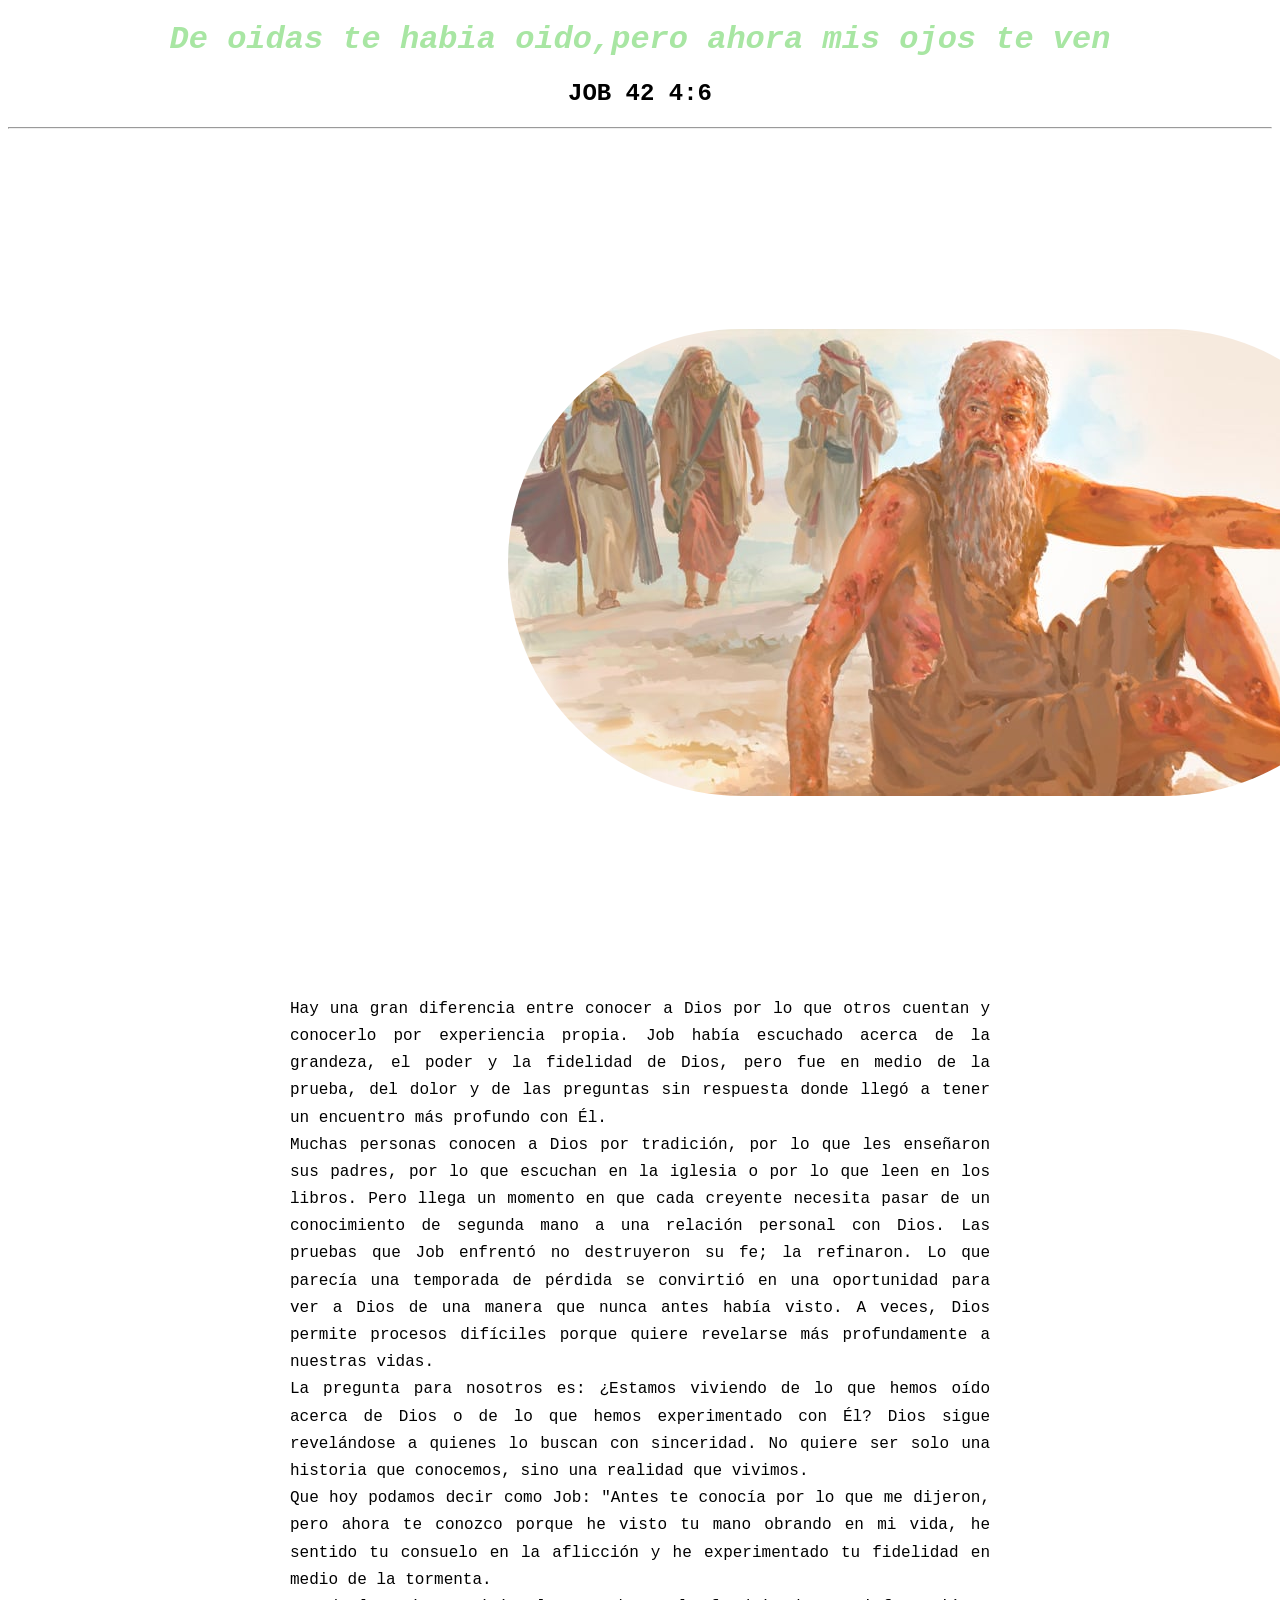
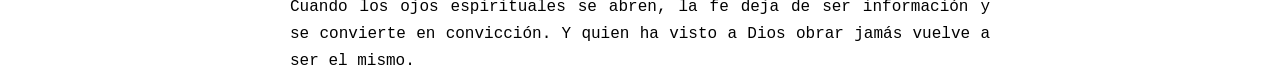
<file: index.html>
<!DOCTYPE html>
<html lang="es">
<head>
    <meta charset="UTF-8">
    <meta name="viewport" content="width=device-width, initial-scale=1.0">
    <title>
      La fe puesta en obra 
    </title>
    <link rel="stylesheet" href="style.css">
   
</head>

<body>


  <h1>De oidas te habia oido,pero ahora mis ojos te ven</h1>
<h2>
    JOB 42 4:6
</h2>


<hr>


    <img src="Quien-era-Job-en-la-Biblia.jpg"foto de perrsonaje biblico joba alt=""

  <div>



     <p>
     Hay una gran diferencia entre conocer a Dios por lo que otros cuentan y conocerlo por experiencia propia. Job había escuchado acerca de la grandeza,
     el poder y la fidelidad de Dios, pero fue en medio de la prueba, del dolor y de las preguntas sin respuesta donde llegó a tener un encuentro más profundo con Él.

   </p> 
      
       
       <p>
        Muchas personas conocen a Dios por tradición, por lo que les enseñaron sus padres, por lo que escuchan en la iglesia o por lo que leen en los libros. 
        Pero llega un momento en que cada creyente necesita pasar de un conocimiento de segunda mano a una relación personal con Dios.
        Las pruebas que Job enfrentó no destruyeron su fe; la refinaron. Lo que parecía una temporada de pérdida se convirtió en una oportunidad para ver a Dios de una manera que nunca antes había visto.
        A veces, Dios permite procesos difíciles porque quiere revelarse más profundamente a nuestras vidas.

     </p>

       <p>
        La pregunta para nosotros es: ¿Estamos viviendo de lo que hemos oído acerca de Dios o de lo que hemos experimentado con Él? Dios sigue revelándose a quienes lo buscan con sinceridad. 
        No quiere ser solo una historia que conocemos, sino una realidad que vivimos.
     </p>

      <P>
        Que hoy podamos decir como Job: "Antes te conocía por lo que me dijeron, pero ahora te conozco porque he visto tu mano obrando en mi vida,
         he sentido tu consuelo en la aflicción y he experimentado tu fidelidad en medio de la tormenta.
     </P>

       <P>
       Cuando los ojos espirituales se abren, la fe deja de ser información y se convierte en convicción. 
       Y quien ha visto a Dios obrar jamás vuelve a ser el mismo.
     </P>

  </div>
</body>



    



   


</html>
</file>
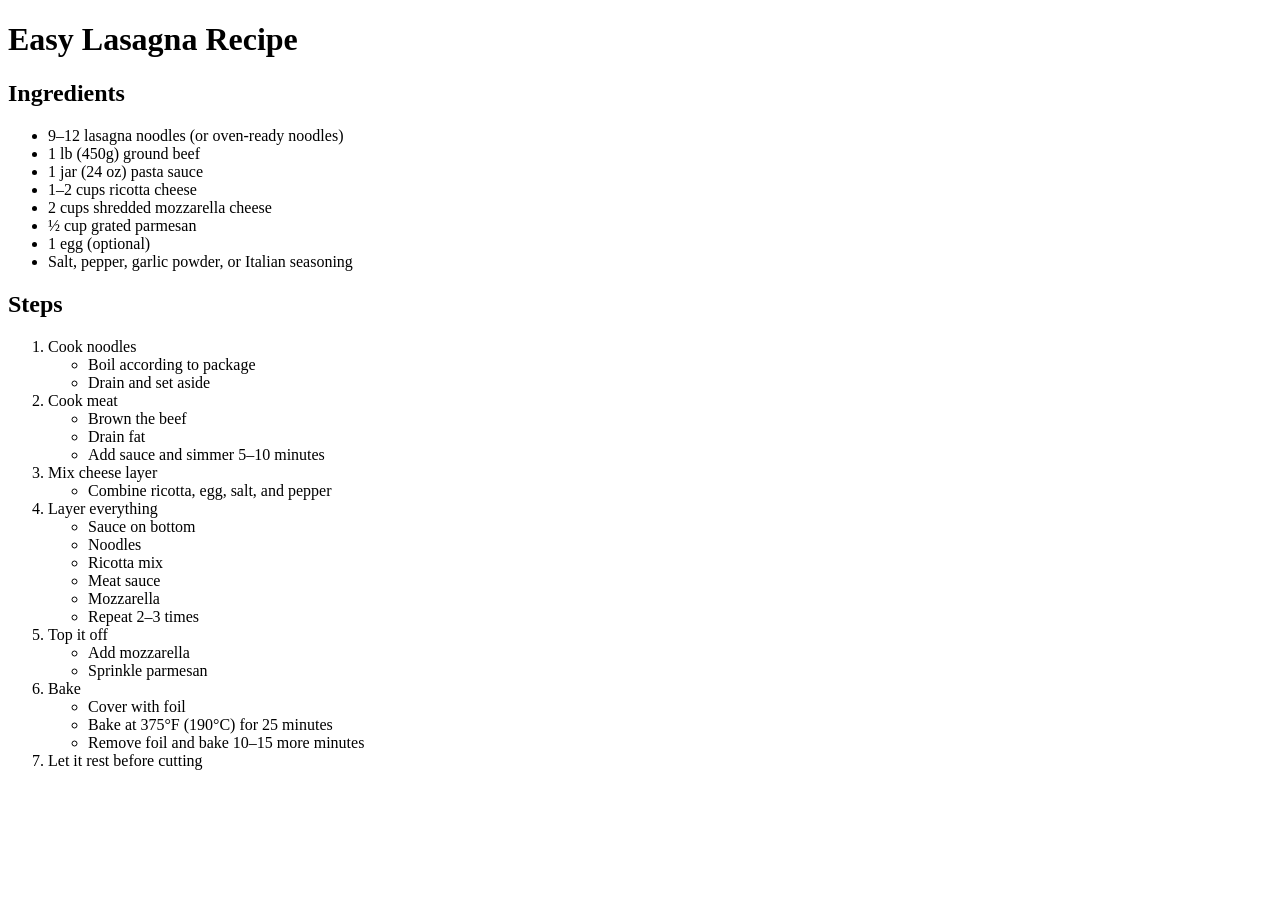
<file: frontend/index.html>
<!DOCTYPE html>
<html lang="en">
<head>
    <meta charset="UTF-8">
    <meta name="viewport" content="width=device-width, initial-scale=1.0">
    <title>Recipes</title>
</head>
<body>

    <h1>Easy Lasagna Recipe</h1>

    <h2>Ingredients</h2>
    <ul>
        <li>9–12 lasagna noodles (or oven-ready noodles)</li>
        <li>1 lb (450g) ground beef</li>
        <li>1 jar (24 oz) pasta sauce</li>
        <li>1–2 cups ricotta cheese</li>
        <li>2 cups shredded mozzarella cheese</li>
        <li>½ cup grated parmesan</li>
        <li>1 egg (optional)</li>
        <li>Salt, pepper, garlic powder, or Italian seasoning</li>
    </ul>

    <h2>Steps</h2>
    <ol>
        <li>
            Cook noodles
            <ul>
                <li>Boil according to package</li>
                <li>Drain and set aside</li>
            </ul>
        </li>

        <li>
            Cook meat
            <ul>
                <li>Brown the beef</li>
                <li>Drain fat</li>
                <li>Add sauce and simmer 5–10 minutes</li>
            </ul>
        </li>

        <li>
            Mix cheese layer
            <ul>
                <li>Combine ricotta, egg, salt, and pepper</li>
            </ul>
        </li>

        <li>
            Layer everything
            <ul>
                <li>Sauce on bottom</li>
                <li>Noodles</li>
                <li>Ricotta mix</li>
                <li>Meat sauce</li>
                <li>Mozzarella</li>
                <li>Repeat 2–3 times</li>
            </ul>
        </li>

        <li>
            Top it off
            <ul>
                <li>Add mozzarella</li>
                <li>Sprinkle parmesan</li>
            </ul>
        </li>

        <li>
            Bake
            <ul>
                <li>Cover with foil</li>
                <li>Bake at 375°F (190°C) for 25 minutes</li>
                <li>Remove foil and bake 10–15 more minutes</li>
            </ul>
        </li>

        <li>Let it rest before cutting</li>
    </ol>

</body>
</html>
</file>
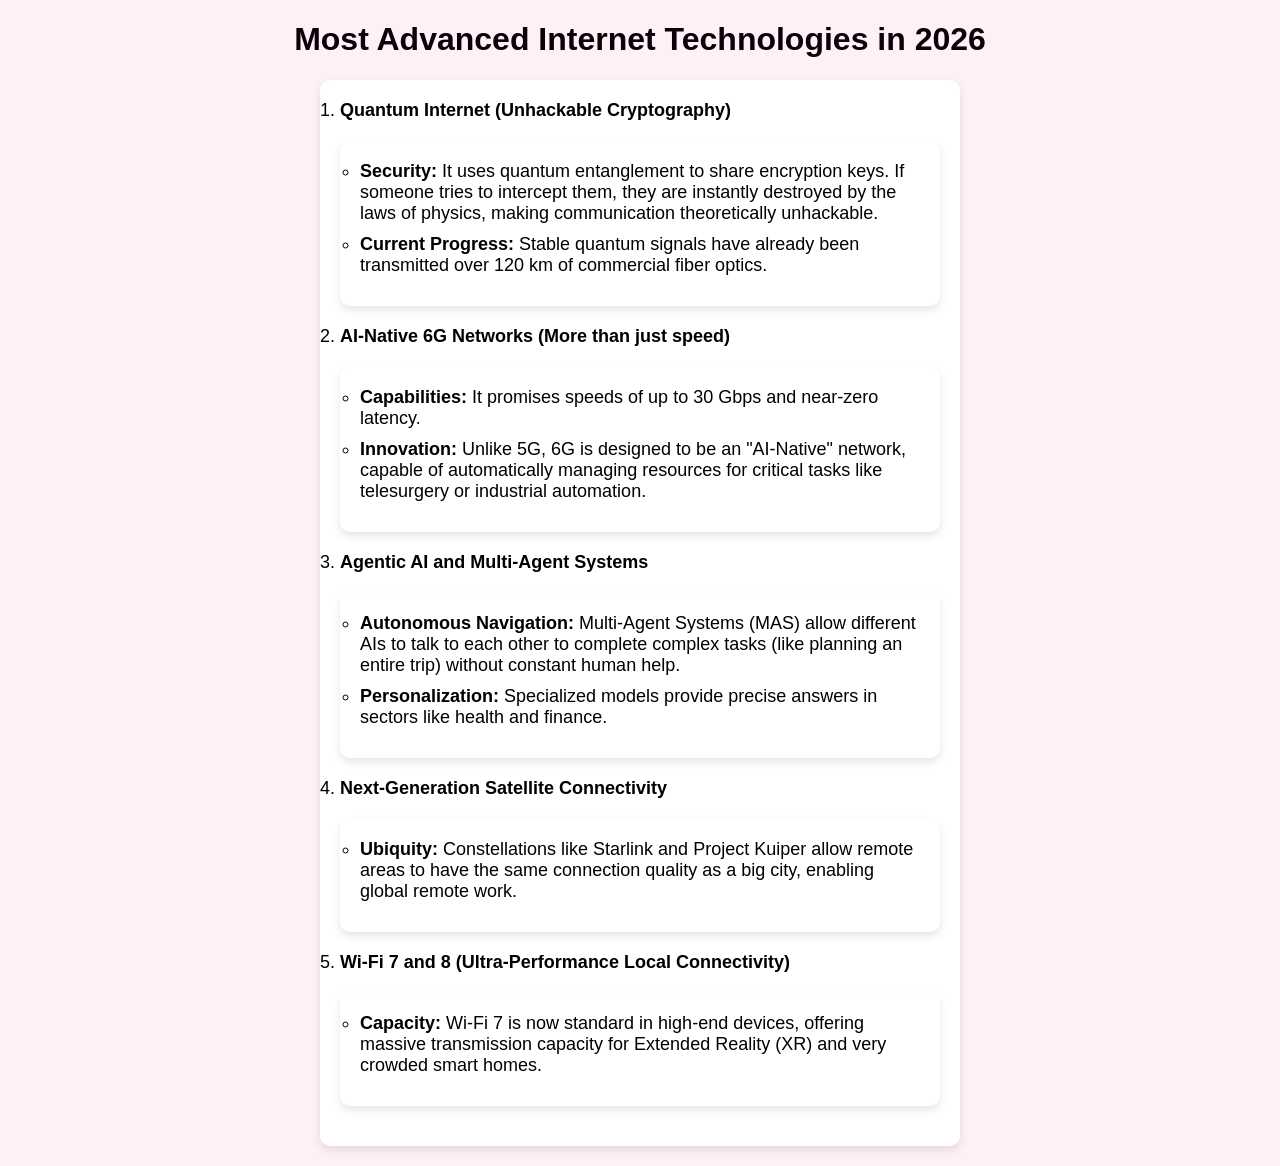
<file: list/index.html>
<!DOCTYPE html>
<html lang="en">
  <head>
    <meta charset="UTF-8">
    <meta name="viewport" content="width=device-width, initial-scale=1.0">
      <title>THE MOST ADVANCED INTERNET TECHNOLOGIES</title>
      <link rel="stylesheet" href="style.css">
  </head>
  <body>
    <h1>Most Advanced Internet Technologies in 2026</h1>
    <ol>
          <li><strong>Quantum Internet (Unhackable Cryptography)</strong>
            <ul>
                <li><strong>Security:</strong> It uses quantum entanglement to share encryption keys. If someone tries to intercept them, they are instantly destroyed by the laws of physics, making communication theoretically unhackable.
                </li>
                <li><strong>Current Progress:</strong> Stable quantum signals have already been transmitted over 120 km of commercial fiber optics.
                </li>
            
            </ul>
        </li>

        <li>
            <strong>AI-Native 6G Networks (More than just speed)</strong>
        <ul>
            <li><strong>Capabilities:</strong> It promises speeds of up to 30 Gbps and near-zero latency.</li>
            <li><strong>Innovation:</strong> Unlike 5G, 6G is designed to be an "AI-Native" network, capable of automatically managing resources for critical tasks like telesurgery or industrial automation.
            </li>
        </ul>
        </li>

        <li>
            <strong>Agentic AI and Multi-Agent Systems</strong>
        
        <ul>
            <li><strong>Autonomous Navigation:</strong> Multi-Agent Systems (MAS) allow different AIs to talk to each other to complete complex tasks (like planning an entire trip) without constant human help.
            </li>
            <li><strong> Personalization:</strong> Specialized models provide precise answers in sectors like health and finance.</li>
        </ul>
       </li>  

    <li>
        <strong>Next-Generation Satellite Connectivity</strong>
      <ul>
       <li><strong>Ubiquity:</strong> Constellations like Starlink and Project Kuiper allow remote areas to have the same connection quality as a big city, enabling global remote work.
    </li>
      </ul>
    </li>
      

    <li>
        <strong>Wi-Fi 7 and 8 (Ultra-Performance Local Connectivity)</strong>
    <ul>
     <li>
        <strong>Capacity:</strong> Wi-Fi 7 is now standard in high-end devices, offering massive transmission capacity for Extended Reality (XR) and very crowded smart homes.
    </li>
    </ul>
    </li>


    </ol>
    
</body>
</html>
</file>
<file: style.css>
body{
      background-color: white

      
      
}

img{
      max-width: 5px
      height: auto;
      display: block;
      margin: 200px 500px;
      border-radius: 1000px;
      img{
            padding-bottom: 10px;
      }

}

h1{
     font-family:'Courier New', Courier, monospace

}

h1{
   
  text-align: center;
  color: #a8e6a3;
  font-style: italic;
  font-size: 2
  font-weight: bold;
  text-transform: none;
  letter-spacing: normal;
  line-height: normal;
  margin bottom: 2rem;
  
  

}
 
h1{
      max-width: 50
      margin: 5x
      
}


  h2{
      text-align: center;
  color: #000
  font-style: italic;
  font-size: 2
  font-weight: bold;
  text-transform: none;
  letter-spacing: normal;
  line-height: normal;
  margin bottom: 2rem;
  font-family:'Courier New', Courier, monospace

  }




p{
  font-weight: normal;
  font-style: italic
  text-transform: none;
  letter-spacing: normal;
  line-height: normal;
  margin: 300px  200px 
  
  
  

}


p{
      font-family:'Courier New', Courier, monospace
}

p{
      max-width: 700px;
      margin: auto;
      line-height: 1.7;
      text-align: justify;
      
}



p{ color:black
  
 

}
</file>
<file: list/style.css>
body {
    background-color: lavenderblush;
  font-family: Arial, sans-serif;
  margin: 20px;
}


h1 {
    color: hwb(314 0% 95%);
    text-align: center;
}
 ol {
    background-color: white;
    padding: 20px;
    border-radius: 10px;
    box-shadow: 0 4px 8px rgba(0, 0, 0, 0.1);
    max-width: 600px;
    margin: 20px auto;
}


ul {
    background-color: white;
    padding: 20px;
    border-radius: 10px;
    box-shadow: 0 4px 8px rgba(0, 0, 0, 0.1);
    max-width: 600px;
    margin: 20px auto;
}
li {
    margin-bottom: 10px;
    font-size: 18px;
}
</file>
